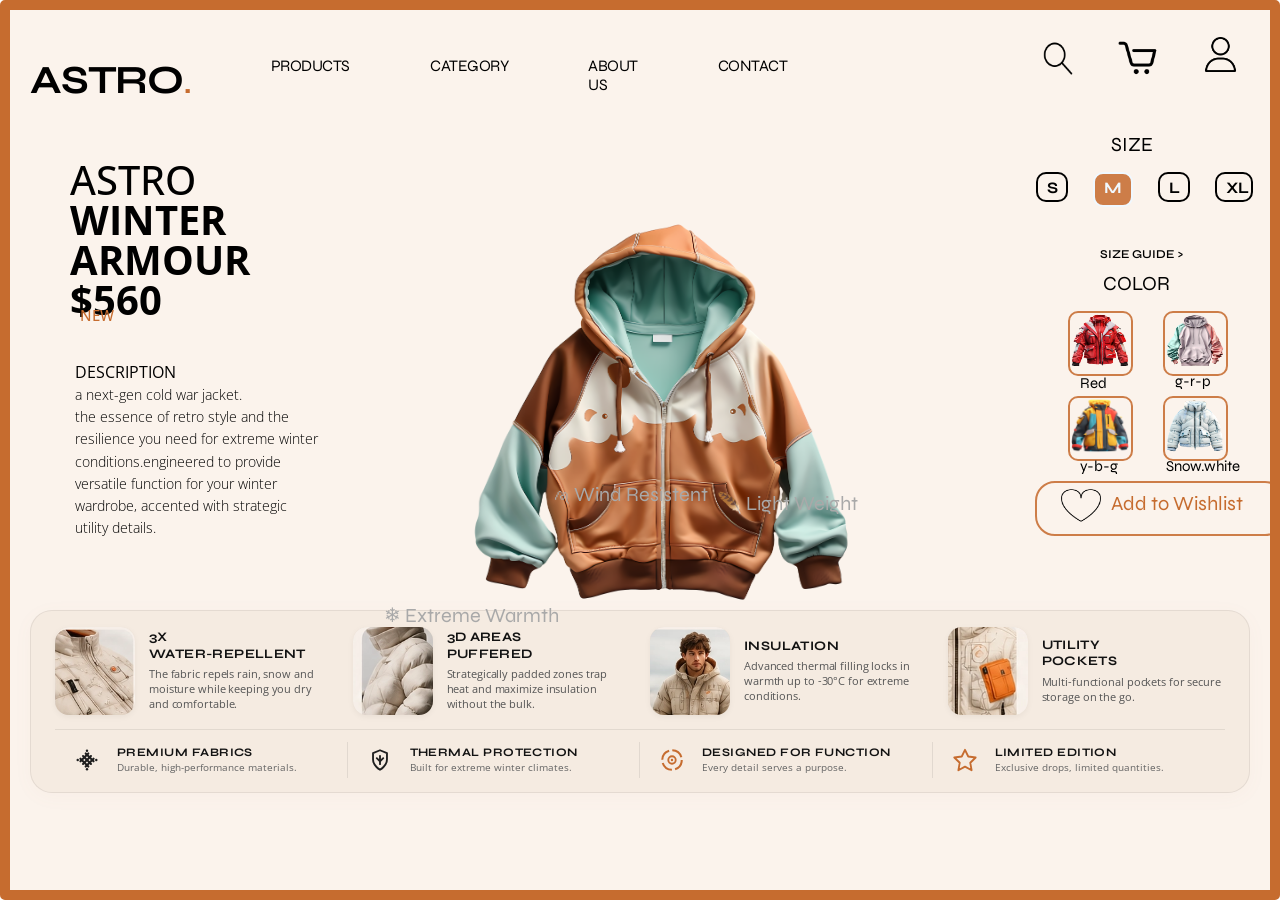
<file: Astro-Hoody/index.html>
<!Doctype html>
<html lang="en">

<head>
    <meta charset="UTF-8">
    <meta name="viewport" content="width=device-width, initial-scale=1.0">
    <title>Astro Hoody</title>
    <link rel="stylesheet" href="style.css">
    <link rel="preconnect" href="https://fonts.googleapis.com">
    <link rel="preconnect" href="https://fonts.gstatic.com" crossorigin>
    <link href="https://fonts.googleapis.com/css2?family=Open+Sans:ital,wght@0,300..800;1,300..800&family=Syne:wght@400;500;600;700;800&display=swap"
        rel="stylesheet">
</head>

<body>
    <main id="main">
        <header id="header">
            <div id="header-menu">
                <div>
                    <h3 style="font-size:40px;font-family:'Syne',sans-serif;
                        font-variant: small-caps;letter-spacing: -0.03em;text-transform: uppercase;">
                        Astro<b style="color: #C66C2F;font-weight:300">.</b>
                    </h3>

                </div>
                <div>PRODUCTS</div>
                <div>CATEGORY</div>
                <div>ABOUT US</div>
                <div>CONTACT</div>
            </div>
            <div id="header-icon">
                <div id="search">
                    <img src="./Assets/search.png" id="search-icon" alt="Search">
                </div>
                <div id="cart">
                    <img src="./Assets/shopping-cart.png" id="cart-icon" alt="Bag">
                </div>
                <div id="user">
                    <img src="./Assets/user.png" alt="User" id="user-icon">
                </div>
            </div>
        </header>
        <div id="top">
            <div id="top-left">
                <div id="title">
                    <p style="color: #C66C2F; position: absolute; font-size: 15px;left:80px;bottom:555px ;">NEW</p>
                    <p style="font-weight: 500;">ASTRO</p>
                    <p><b>WINTER</b></p>
                    <p><b>ARMOUR</b></p>
                    <p><b>$560</b></p>
                </div>
                <div id="description">
                    <label style="font-family: 'Open Sans', sans-serif;margin-left: 40px;">DESCRIPTION</label><br>
                    <p>A next-gen cold war jacket. </p>
                    <p>The essence of retro style and the</p>
                    <p>resilience you need for
                        extreme winter</p>
                    <p>conditions.Engineered to provide</p>
                    <p>versatile function for your winter</p>
                    <p> wardrobe, accented with strategic</p>
                    <p>utility details.</p>
                </div>
                <!-- <div id="option"></div> -->
            </div>

            <img src="./Assets/hoody.png" alt="Hoody" id="hoody">
            <p style="font-family: 'Syne',sans-serif;
                color: darkgray;
                 font-weight: 300;
                  font-size: 20px;
                   position: absolute;
                   top:67%;
                   left:30%">
                ❄ Extreme Warmth</p>
            <p style="font-family: 'Syne',sans-serif;
                color: darkgray;
                 font-weight: 300;
                  font-size: 20px; 
                  position: absolute;
                  top:482px;
                  left:43%">
                𑜷 Wind Resistent</p>
            <p style="font-family: 'Syne',sans-serif;
                                color: darkgray;
                                 font-weight: 300;
                                  font-size: 20px; 
                                  position: absolute;
                                  top:491px;
                                  left:56%">
                🪶 Light Weight</p>
            <div class="top-right">
                <div id="size">
                    <p style="font-size: 20px; font-weight: 100; margin-left: 100px; ">SIZE</p>
                    <div id="sizes">
                        <div style="width: 32px;">S</div>
                        <div style="height: 35px;background-color: #cd7d48;color: aliceblue;">M</div>
                        <div style="width:32px">L</div>
                        <div style="width: 38px;">XL</div>
                    </div>
                </div>
                <div id="size-guide">
                    <p>SIZE GUIDE ></p>
                </div>

                <div id="color">
                    <p style="font-size: 20px; font-weight: 100; margin-left: 50px;font-family: 'Syne',sans-serif; ">
                        COLOR</p>
                    <div id="color-div" style="display: flex;flex-wrap: wrap;">
                        <div><img src="Assets/hoody2.png" alt="hoody2">
                            <p style="margin-top:2px">Red</p>
                        </div>
                        <div><img src="Assets/hoody3.png" alt="hoody3">
                            <p>g-r-p</p>
                        </div>
                        <div><img src="Assets/hoody4.png" alt="hoody4">
                            <p>y-b-g</p>
                        </div>
                        <div><img src="Assets/hoody5.png" alt="hoody5">
                            <p style="margin-left:1px;">Snow.white</p>
                        </div>
                    </div>
                </div>
                <div id="add-to-wish">
                    <img src="Assets/heart.png" alt="heart"
                        style="height:35px;width:40px;margin-left: 10%;margin-top: 5px;">
                    <p>Add to
                        Wishlist</p>
                </div>
                <div id="add-to-bag"></div>
            </div>
        </div>
        <!-- BOTTOM SECTION (MID & FOOTER) -->
        <section id="bottom-container">
            <!-- MID FEATURE CARDS -->
            <div id="mid">
                <div class="feature-card">
                    <div class="feature-img-wrapper">
                        <img src="Assets/feature-repellent.png" alt="3X Water-Repellent" class="feature-img">
                    </div>
                    <div class="feature-content">
                        <h4>3X<br>WATER-REPELLENT</h4>
                        <p>The fabric repels rain, snow and moisture while keeping you dry and comfortable.</p>
                    </div>
                </div>

                <div class="feature-card">
                    <div class="feature-img-wrapper">
                        <img src="Assets/feature-puffered.png" alt="3D Areas Puffered" class="feature-img">
                    </div>
                    <div class="feature-content">
                        <h4>3D AREAS<br>PUFFERED</h4>
                        <p>Strategically padded zones trap heat and maximize insulation without the bulk.</p>
                    </div>
                </div>

                <div class="feature-card">
                    <div class="feature-img-wrapper">
                        <img src="Assets/feature-insulation.png" alt="Insulation" class="feature-img">
                    </div>
                    <div class="feature-content">
                        <h4>INSULATION</h4>
                        <p>Advanced thermal filling locks in warmth up to -30°C for extreme conditions.</p>
                    </div>
                </div>

                <div class="feature-card">
                    <div class="feature-img-wrapper">
                        <img src="Assets/feature-pockets.png" alt="Utility Pockets" class="feature-img">
                    </div>
                    <div class="feature-content">
                        <h4>UTILITY<br>POCKETS</h4>
                        <p>Multi-functional pockets for secure storage on the go.</p>
                    </div>
                </div>
            </div>

            <!-- FOOTER GUARANTEES -->
            <footer id="footer">
                <div class="footer-item">
                    <div class="footer-icon">
                        <svg width="26" height="26" viewBox="0 0 28 28" fill="none" xmlns="http://www.w3.org/2000/svg">
                            <g transform="translate(14, 14) rotate(45) translate(-14, -14)" stroke="#1f1f1f" stroke-width="2.2" stroke-linecap="round">
                                <line x1="8" y1="10" x2="20" y2="10" />
                                <line x1="8" y1="14" x2="20" y2="14" />
                                <line x1="8" y1="18" x2="20" y2="18" />
                                <line x1="10" y1="8" x2="10" y2="20" />
                                <line x1="14" y1="8" x2="14" y2="20" />
                                <line x1="18" y1="8" x2="18" y2="20" />
                            </g>
                            <circle cx="14" cy="4" r="1.3" fill="#1f1f1f" />
                            <circle cx="14" cy="24" r="1.3" fill="#1f1f1f" />
                            <circle cx="4" cy="14" r="1.3" fill="#1f1f1f" />
                            <circle cx="24" cy="14" r="1.3" fill="#1f1f1f" />
                        </svg>
                    </div>
                    <div class="footer-content">
                        <h5>PREMIUM FABRICS</h5>
                        <p>Durable, high-performance materials.</p>
                    </div>
                </div>

                <div class="footer-item">
                    <div class="footer-icon">
                        <svg width="26" height="26" viewBox="0 0 28 28" fill="none" xmlns="http://www.w3.org/2000/svg">
                            <path d="M14 24.5C14 24.5 21.5 20.2 21.5 13.5V6.5L14 3.5L6.5 6.5V13.5C6.5 20.2 14 24.5 14 24.5Z" stroke="#1f1f1f" stroke-width="2" stroke-linecap="round" stroke-linejoin="round"/>
                            <line x1="14" y1="9.5" x2="14" y2="18.5" stroke="#1f1f1f" stroke-width="2" stroke-linecap="round"/>
                            <path d="M10.5 12L14 15.5L17.5 12" stroke="#1f1f1f" stroke-width="2" stroke-linecap="round" stroke-linejoin="round"/>
                        </svg>
                    </div>
                    <div class="footer-content">
                        <h5>THERMAL PROTECTION</h5>
                        <p>Built for extreme winter climates.</p>
                    </div>
                </div>

                <div class="footer-item">
                    <div class="footer-icon">
                        <svg width="26" height="26" viewBox="0 0 28 28" fill="none" xmlns="http://www.w3.org/2000/svg">
                            <circle cx="14" cy="14" r="10.5" stroke="#C66C2F" stroke-width="2.2" stroke-dasharray="13 3.5" />
                            <circle cx="14" cy="14" r="4" stroke="#C66C2F" stroke-width="2" />
                            <circle cx="14" cy="14" r="1.3" fill="#C66C2F" />
                        </svg>
                    </div>
                    <div class="footer-content">
                        <h5>DESIGNED FOR FUNCTION</h5>
                        <p>Every detail serves a purpose.</p>
                    </div>
                </div>

                <div class="footer-item">
                    <div class="footer-icon">
                        <svg width="26" height="26" viewBox="0 0 28 28" fill="none" xmlns="http://www.w3.org/2000/svg">
                            <polygon points="14,3 17.5,10.2 25.5,11.3 19.7,17 21.1,25 14,21.2 6.9,25 8.3,17 2.5,11.3 10.5,10.2" stroke="#C66C2F" stroke-width="2" stroke-linecap="round" stroke-linejoin="round"/>
                        </svg>
                    </div>
                    <div class="footer-content">
                        <h5>LIMITED EDITION</h5>
                        <p>Exclusive drops, limited quantities.</p>
                    </div>
                </div>
            </footer>
        </section>
    </main>
</body>

</html>
</file>
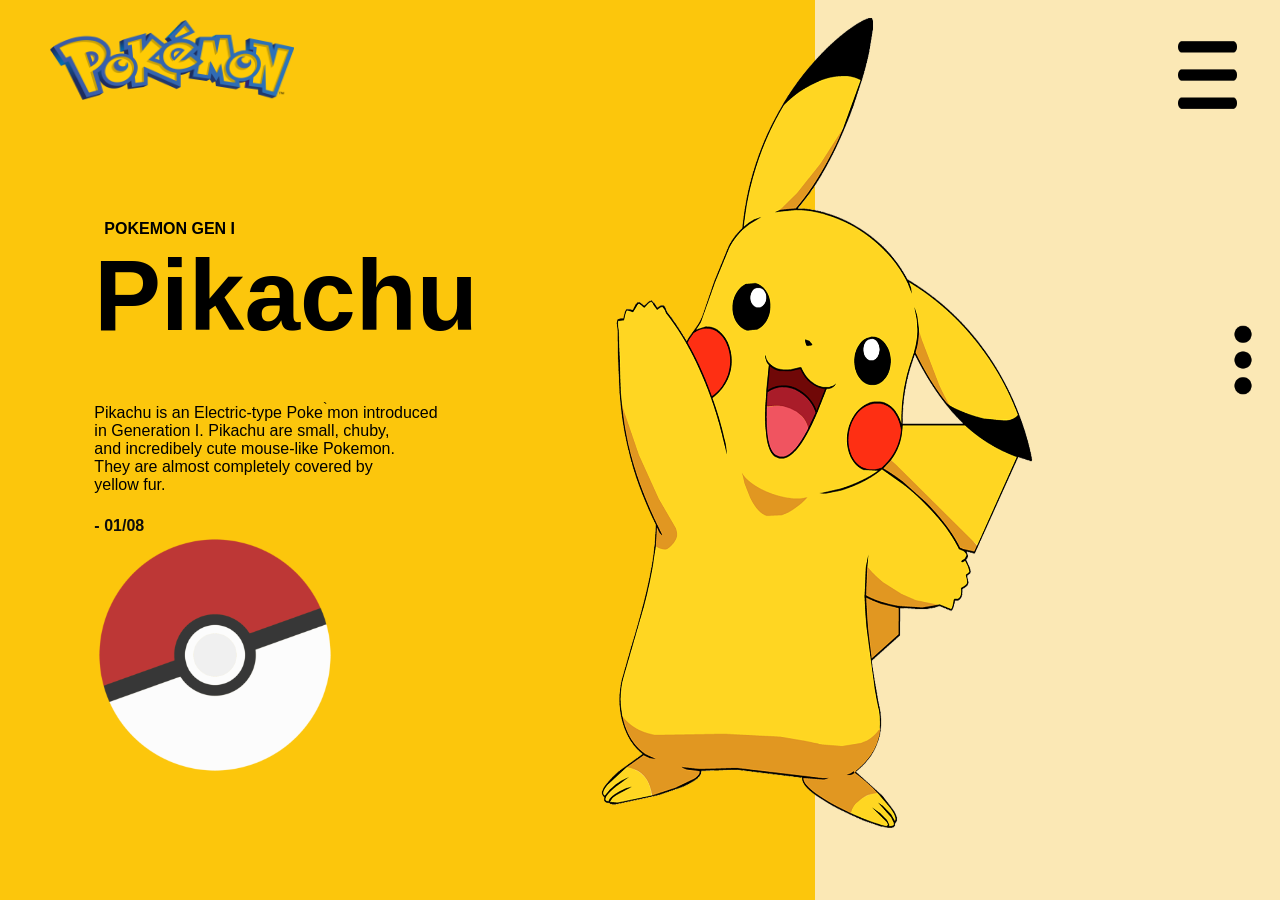
<file: Pikachu/index.html>
<!DOCTYPE html>
<html lang="en">

<head>
    <meta charset="UTF-8">
    <meta name="viewport" content="width=device-width, initial-scale=1.0">
    <title>Pikachu</title>
    <link rel="stylesheet" href="style.css">
</head>

<body>
    <div class="main">

        <div class="left">
            <img src="Assets/pokemon.png" alt="logo" id="logo"><br>
            <div id="poke_info">
                <p id="title"><b>POKEMON GEN I</b></p>
                <div id="name">
                    <h1 id="pikachu">Pikachu</h1>
                </div>
                <div id="info">
                    <p id="info">Pikachu is an Electric-type Poke<sup>`</sup>mon introduced<br>
                        in Generation I. Pikachu are small, chuby,<br> and incredibely cute mouse-like Pokemon.
                        <br>They are almost completely covered by<br>yellow fur.
                    </p>
                </div>
                <h6 id="date"><b>- 01/08</b></h6>
            </div>
            <img src="Assets/pokeball-png-45334.png" alt="pokeball" id="pokeball">
        </div>
        <div class="right">
            <img src="Assets/menu.png" alt="menu" id="menu_icon">

        </div>
        <img src="Assets/options.png" alt="dotted_menu" id="dotted">

    </div>

    <img src="Assets/pikachu.png" alt="pikachu" id="pikachu_img">

</body>

</html>
</file>
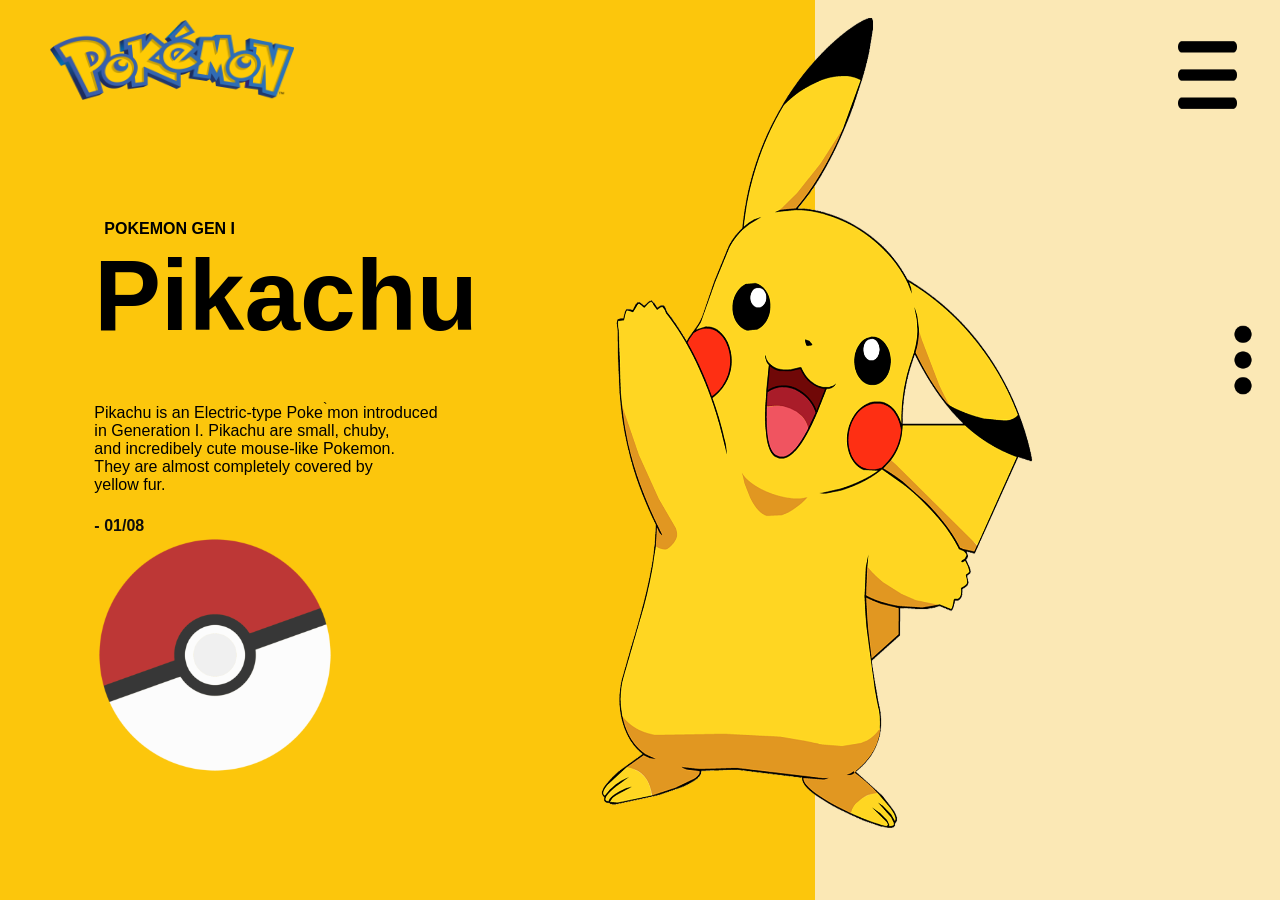
<file: pikachu.html>
<!DOCTYPE html>
<html lang="en">

<head>
    <meta charset="UTF-8">
    <meta name="viewport" content="width=device-width, initial-scale=1.0">
    <title>Pikachu</title>
    <link rel="stylesheet" href="pikachu.css">
</head>

<body>
    <div class="main">

        <div class="left">
            <img src="Assets/pokemon.png" alt="logo" id="logo"><br>
            <div id="poke_info">
                <p id="title"><b>POKEMON GEN I</b></p>
                <div id="name">
                    <h1 id="pikachu">Pikachu</h1>
                </div>
                <div id="info">
                    <p id="info">Pikachu is an Electric-type Poke<sup>`</sup>mon introduced<br>
                        in Generation I. Pikachu are small, chuby,<br> and incredibely cute mouse-like Pokemon.
                        <br>They are almost completely covered by<br>yellow fur.
                    </p>
                </div>
                <h6 id="date"><b>- 01/08</b></h6>
            </div>
            <img src="Assets/pokeball-png-45334.png" alt="pokeball" id="pokeball">
        </div>
        <div class="right">
            <img src="Assets/menu.png" alt="menu" id="menu_icon">

        </div>
        <img src="Assets/options.png" alt="dotted_menu" id="dotted">

    </div>

    <img src="Assets/pikachu.png" alt="pikachu" id="pikachu_img">

</body>

</html>
</file>
<file: Astro-Hoody/style.css>
@import url('https://fonts.googleapis.com/css2?family=Open+Sans:ital,wght@0,300..800;1,300..800&family=Syne:wght@400;500;600;700;800&display=swap');

/* :root {
    --font-heading: 'Syne', sans-serif;
    --font-body: 'Inter', sans-serif;

    --weight-bold: 700;
    --weight-medium: 500;
    --weight-regular: 400;
} */

* {
    margin: 0;
    padding: 0;
    box-sizing: border-box;
}

body,
html {
    width: 100%;
    height: 100%;


}

html {
    border: 10px solid #C66C2F;
    border-radius: 5px;
}

main {
    width: 100%;
    height: 100%;
    overflow: hidden;
    background-color: #FBF3EC;

}

header {
    height: 100px;
    width: auto;
    margin: 6px 15px;
    padding: 5px;
    /* background-color: rgb(68, 236, 236); */
    display: flex;
    justify-content: space-between;
    /* border: 2px solid rgb(68, 236, 236); */
    border-radius: 10px;


}

#header-menu {
    height: 95px;
    width: 55%;
    /* background-color: rgb(216, 99, 99); */
    /* border: 2px solid rgb(216, 99, 99); */
    border-radius: 10px;
    display: flex;
    gap: 80px;

}

#header-menu div {
    margin-top: 35px;
    font-family: 'Syne', sans-serif;
    font-variant: small-caps;
    letter-spacing: -0.03em;
    text-transform: uppercase;
    font-weight: 10vw;
}



#header-icon {
    height: 90px;
    width: 18%;
    /* background-color: rgb(155, 130, 130); */
    /* border: 2px solid rgb(153, 128, 128);
    border-radius: 10px; */
    display: flex;

}

#search-icon {
    height: 45px;
    width: 40px;
    margin-top: 15px;
    margin-left: 8px;
}

#cart-icon {
    height: 40px;
    width: 40px;
    margin-top: 16px;
    margin-left: 40px;
}

#user-icon {
    height: 35px;
    width: 35px;
    margin-top: 16px;
    margin-left: 45px;
}

#top {
    height: 55%;
    width: 98%;
    margin: 4px 15px;
    /* background-color: rgb(71, 226, 126); */
    display: flex;
    /* border: 2px solid rgb(71, 226, 126); */
    border-radius: 10px;
}

#top-left {
    height: 95%;
    width: 50%;
    margin: 10px 10px;
    /* padding: 5px; */
    /* background-color: rgb(210, 157, 87); */
    /* border: 2px solid rgb(210, 157, 87);
    border-radius: 10px; */
    /* Box-sizing ensures padding doesn't break the 50% width */
    box-sizing: border-box;
}

#title {
    height: 40%;
    width: 42%;
    /* background-color: rgb(35, 234, 168); */
    margin-left: 35px;
    box-sizing: border-box;
    margin-top: 20px;
}

#title p {
    height: 40px;
    width: 100px;
    font-family: 'Open Sans', sans-serif;
    font-weight: 500;
    font-size: 40px;
    color: black;
    text-transform: uppercase;

}

#description {
    height: 27%;

    margin-top: 25px;

    /* background-color: rgb(35, 234, 168); */
}



#description p {
    font-weight: 300;
    font-family: 'Open Sans', sans-serif;
    font-size: 13.5px;
    color: black;
    text-transform: lowercase;
    line-height: 1.5;
    margin-top: 2px;
    /* Reset margins so they don't push the text out of the container */
    margin-left: 40px;
}

#option {
    height: 25%;
    width: 50%;
    margin: 5px 2px;
    background-color: rgb(35, 234, 168);
}


#hoody {
    height: 400px;
    width: 400px;
    position: absolute;
    left: 36%;
    bottom: 32%;
}


.top-right {
    height: 95%;
    width: 50%;
    margin: 10px 10px;
    /* background-color: rgb(255, 7, 57);
    border: 2px solid rgb(255, 7, 57); */
    border-radius: 10px;
}

#size {
    height: 25%;
    width: 35%;
    margin-left: 60%;
    /* background-color: rgb(166, 106, 223); */
    font-family: 'Syne', sans-serif;
    font-weight: 700;
}


#size #sizes {
    display: flex;

}

#size #sizes div {
    height: 30px;
    /* width: 45px; */
    margin-top: 15px;
    margin-left: 25px;
    border: 2px solid;
    border-radius: 10px;
    padding: 4px 9px;
}

#size-guide p {
    margin-left: 75%;
    margin-bottom: px;
    font-family: 'Syne', sans-serif;
    font-weight: 600;
    font-size: 12px;
    /* background-color: rgb(166, 106, 223); */
}

#color {
    height: 200px;
    width: 200px;
    margin-top: 10px;
    margin-left: 67%;
    /* border: 2px solid rgb(7, 7, 7);
    border-radius: 2px; */

    /* background-color: rgb(166, 106, 223); */
}



#color #color-div div {
    height: 65px;
    width: 65px;
    margin-left: 15px;
    margin-right: 15px;
    margin-top: 15px;
    margin-bottom: 5px;
    border: 2px solid #cd7d48;
    border-radius: 10px;
}

#color div img {
    height: 55px;
    width: 60px;
}

#color #color-div div p {
    font-family: 'Syne', sans-serif;
    font-weight: 400;
    font-size: 15px;
    margin-left: 10px;
}

#add-to-wish {
    height: 12%;
    width: 250px;
    margin-top: 10px;
    margin-left: 64%;
    border: 2px solid #cd7d48;
    border-radius: 20px;
    display: flex;
    /* background-color: rgb(166, 106, 223); */
}

#add-to-wish p {
    color: #C66C2F;
    margin-top: 8px;
    margin-left: 10px;
    font-family: 'Syne', sans-serif;
    font-weight: 400;
    font-size: 20px;
}

#add-to-bag {
    height: 10%;
    width: 35%;
    margin-top: 10px;
    margin-left: 60%;
    /* background-color: rgb(166, 106, 223); */
}



#bottom-container {
    margin: 4px 20px 14px 20px;
    background-color: #F5EBE1;
    border: 1px solid rgba(0, 0, 0, 0.07);
    border-radius: 22px;
    padding: 16px 24px 14px 24px;
    display: flex;
    flex-direction: column;
    box-shadow: 0 4px 20px rgba(180, 130, 95, 0.04);
}

/* --- Mid Section (Feature Detail Cards) --- */
#mid {
    display: grid;
    grid-template-columns: repeat(4, 1fr);
    gap: 20px;
    width: 100%;
}

.feature-card {
    display: flex;
    align-items: center;
    gap: 14px;
    min-width: 0;
}

.feature-img-wrapper {
    width: 80px;
    height: 88px;
    flex-shrink: 0;
    border-radius: 14px;
    overflow: hidden;
    background-color: #EADCCE;
    box-shadow: 0 2px 6px rgba(0, 0, 0, 0.05);
}

.feature-img {
    width: 100%;
    height: 100%;
    object-fit: cover;
    object-position: center;
    display: block;
    transition: transform 0.35s ease;
}

.feature-card:hover .feature-img {
    transform: scale(1.08);
}

.feature-content {
    display: flex;
    flex-direction: column;
    justify-content: center;
    min-width: 0;
}

.feature-content h4 {
    font-family: 'Syne', sans-serif;
    font-size: 13px;
    font-weight: 700;
    color: #121212;
    letter-spacing: 0.03em;
    line-height: 1.25;
    margin-bottom: 5px;
    text-transform: uppercase;
}

.feature-content p {
    font-family: 'Open Sans', sans-serif;
    font-size: 10.5px;
    line-height: 1.45;
    color: #555555;
    font-weight: 400;
    letter-spacing: -0.01em;
}

/* --- Footer Section (Brand Guarantees) --- */
#footer {
    display: grid;
    grid-template-columns: repeat(4, 1fr);
    width: 100%;
    border-top: 1px solid rgba(0, 0, 0, 0.08);
    margin-top: 14px;
    padding-top: 12px;
}

.footer-item {
    display: flex;
    align-items: center;
    gap: 14px;
    padding: 2px 16px;
    min-width: 0;
}

.footer-item:not(:last-child) {
    border-right: 1px solid rgba(0, 0, 0, 0.08);
}

.footer-icon {
    width: 32px;
    height: 32px;
    display: flex;
    align-items: center;
    justify-content: center;
    flex-shrink: 0;
}

.footer-content {
    display: flex;
    flex-direction: column;
    justify-content: center;
    min-width: 0;
}

.footer-content h5 {
    font-family: 'Syne', sans-serif;
    font-size: 11.5px;
    font-weight: 700;
    color: #121212;
    letter-spacing: 0.04em;
    text-transform: uppercase;
    margin-bottom: 2px;
    white-space: nowrap;
}

.footer-content p {
    font-family: 'Open Sans', sans-serif;
    font-size: 10px;
    color: #666666;
    line-height: 1.35;
    font-weight: 400;
}
</file>
<file: Pikachu/style.css>
* {

    margin: 0;
    padding: 0;
    box-sizing: border-box;
}

body,
html {
    height: 100%;
    width: 100%;

}

.main {
    height: 100%;
    width: 100%;
    background-color: rgb(252, 251, 251);
    display: flex;
}


#logo {
    background-color: #FCC60C;
    height: 80px;
    width: 30%;
    margin-left: 50px;
    margin-top: 20px;
}

.left {
    height: 100%;
    width: 70%;
    background-color: #FCC60C;
    display: flex;
    overflow: hidden;
    position: relative;
}

.right {
    height: 100%;
    width: 40%;
    display: flex;
    flex-wrap: nowrap;
    background-color: #FBE8B5;
}

#menu_icon {
    height: 10%;
    width: 15%;
    margin-top: 30px;
    margin-right: 100px;
    padding-right: 10px;
    position: relative;
    left: 78%;

    display: flex;
}

#title {
    margin-top: 20px;
    margin-left: 10px;
    font-family: ui-sans-serif, -apple-system, BlinkMacSystemFont, "Segoe UI Variable Display", "Segoe UI", Helvetica, "Apple Color Emoji", "Noto Sans Arabic", "Noto Sans Hebrew", Arial, sans-serif, "Segoe UI Emoji", "Segoe UI Symbol"
}

h6 {
    font-family: ui-sans-serif, -apple-system, BlinkMacSystemFont, "Segoe UI Variable Display", "Segoe UI", Helvetica, "Apple Color Emoji", "Noto Sans Arabic", "Noto Sans Hebrew", Arial, sans-serif, "Segoe UI Emoji", "Segoe UI Symbol";
    font-size: 16px;
    font-weight: 400;
    line-height: 24px;
    color: rgb(15, 14, 12);
}

#name {

    position: relative;

    font-family: ui-sans-serif, -apple-system, BlinkMacSystemFont, "Segoe UI Variable Display", "Segoe UI", Helvetica, "Apple Color Emoji", "Noto Sans Arabic", "Noto Sans Hebrew", Arial, sans-serif, "Segoe UI Emoji", "Segoe UI Symbol";
    height: 30%;
    width: 70%;
}

#pikachu {

    font-size: 100px;
    font-weight: 700;
}

#info {
    font-family: ui-sans-serif, -apple-system, BlinkMacSystemFont, "Segoe UI Variable Display", "Segoe UI", Helvetica, "Apple Color Emoji", "Noto Sans Arabic", "Noto Sans Hebrew", Arial, sans-serif, "Segoe UI Emoji", "Segoe UI Symbol";
    height: auto;
}

#date {
    margin-top: 20px;
}

#poke_info {
    width: 70%;
    height: 60%;
    margin-top: 200px;
    position: relative;
    margin-left: -200px;

}

#pikachu_img {
    position: absolute;
    height: 90%;
    width: 50%;
    bottom: 50%;
    right: 11%;
    top: 2%;
}

#dotted {
    height: 80px;
    width: 80px;
    margin-right: 15%;
    margin-left: 94%;
    margin-top: 25%;

    position: absolute;
}

#pokeball {
    height: 300px;
    width: 300px;
    position: absolute;
    margin-right: 80%;
    margin-top: 62%;
    margin-left: 8%;


}
</file>
<file: pikachu.css>
* {

    margin: 0;
    padding: 0;
    box-sizing: border-box;
}

body,
html {
    height: 100%;
    width: 100%;

}

.main {
    height: 100%;
    width: 100%;
    background-color: rgb(252, 251, 251);
    display: flex;
}


#logo {
    background-color: #FCC60C;
    height: 80px;
    width: 30%;
    margin-left: 50px;
    margin-top: 20px;
}

.left {
    height: 100%;
    width: 70%;
    background-color: #FCC60C;
    display: flex;
    overflow: hidden;
    position: relative;
}

.right {
    height: 100%;
    width: 40%;
    display: flex;
    flex-wrap: nowrap;
    background-color: #FBE8B5;
}

#menu_icon {
    height: 10%;
    width: 15%;
    margin-top: 30px;
    margin-right: 100px;
    padding-right: 10px;
    position: relative;
    left: 78%;

    display: flex;
}

#title {
    margin-top: 20px;
    margin-left: 10px;
    font-family: ui-sans-serif, -apple-system, BlinkMacSystemFont, "Segoe UI Variable Display", "Segoe UI", Helvetica, "Apple Color Emoji", "Noto Sans Arabic", "Noto Sans Hebrew", Arial, sans-serif, "Segoe UI Emoji", "Segoe UI Symbol"
}

h6 {
    font-family: ui-sans-serif, -apple-system, BlinkMacSystemFont, "Segoe UI Variable Display", "Segoe UI", Helvetica, "Apple Color Emoji", "Noto Sans Arabic", "Noto Sans Hebrew", Arial, sans-serif, "Segoe UI Emoji", "Segoe UI Symbol";
    font-size: 16px;
    font-weight: 400;
    line-height: 24px;
    color: rgb(15, 14, 12);
}

#name {

    position: relative;

    font-family: ui-sans-serif, -apple-system, BlinkMacSystemFont, "Segoe UI Variable Display", "Segoe UI", Helvetica, "Apple Color Emoji", "Noto Sans Arabic", "Noto Sans Hebrew", Arial, sans-serif, "Segoe UI Emoji", "Segoe UI Symbol";
    height: 30%;
    width: 70%;
}

#pikachu {

    font-size: 100px;
    font-weight: 700;
}

#info {
    font-family: ui-sans-serif, -apple-system, BlinkMacSystemFont, "Segoe UI Variable Display", "Segoe UI", Helvetica, "Apple Color Emoji", "Noto Sans Arabic", "Noto Sans Hebrew", Arial, sans-serif, "Segoe UI Emoji", "Segoe UI Symbol";
    height: auto;
}

#date {
    margin-top: 20px;
}

#poke_info {
    width: 70%;
    height: 60%;
    margin-top: 200px;
    position: relative;
    margin-left: -200px;

}

#pikachu_img {
    position: absolute;
    height: 90%;
    width: 50%;
    bottom: 50%;
    right: 11%;
    top: 2%;
}

#dotted {
    height: 80px;
    width: 80px;
    margin-right: 15%;
    margin-left: 94%;
    margin-top: 25%;

    position: absolute;
}

#pokeball {
    height: 300px;
    width: 300px;
    position: absolute;
    margin-right: 80%;
    margin-top: 62%;
    margin-left: 8%;


}
</file>
